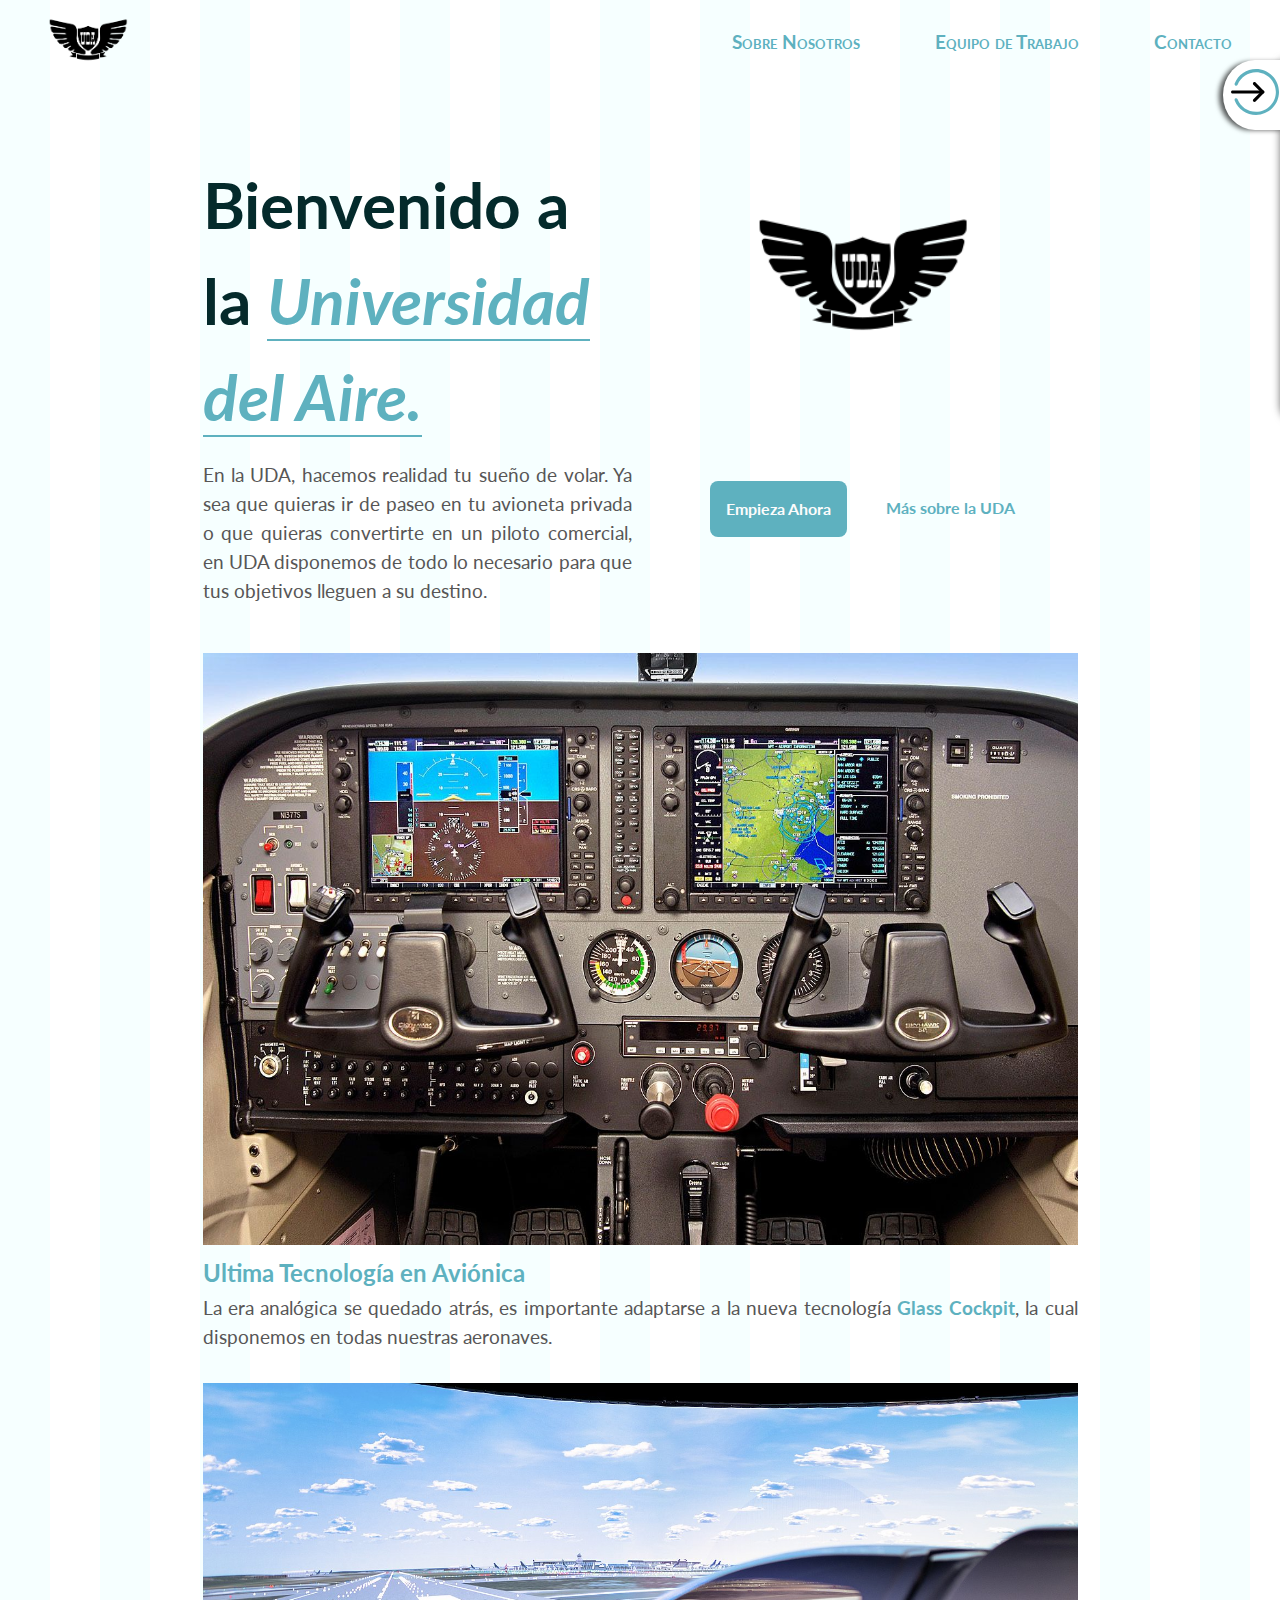
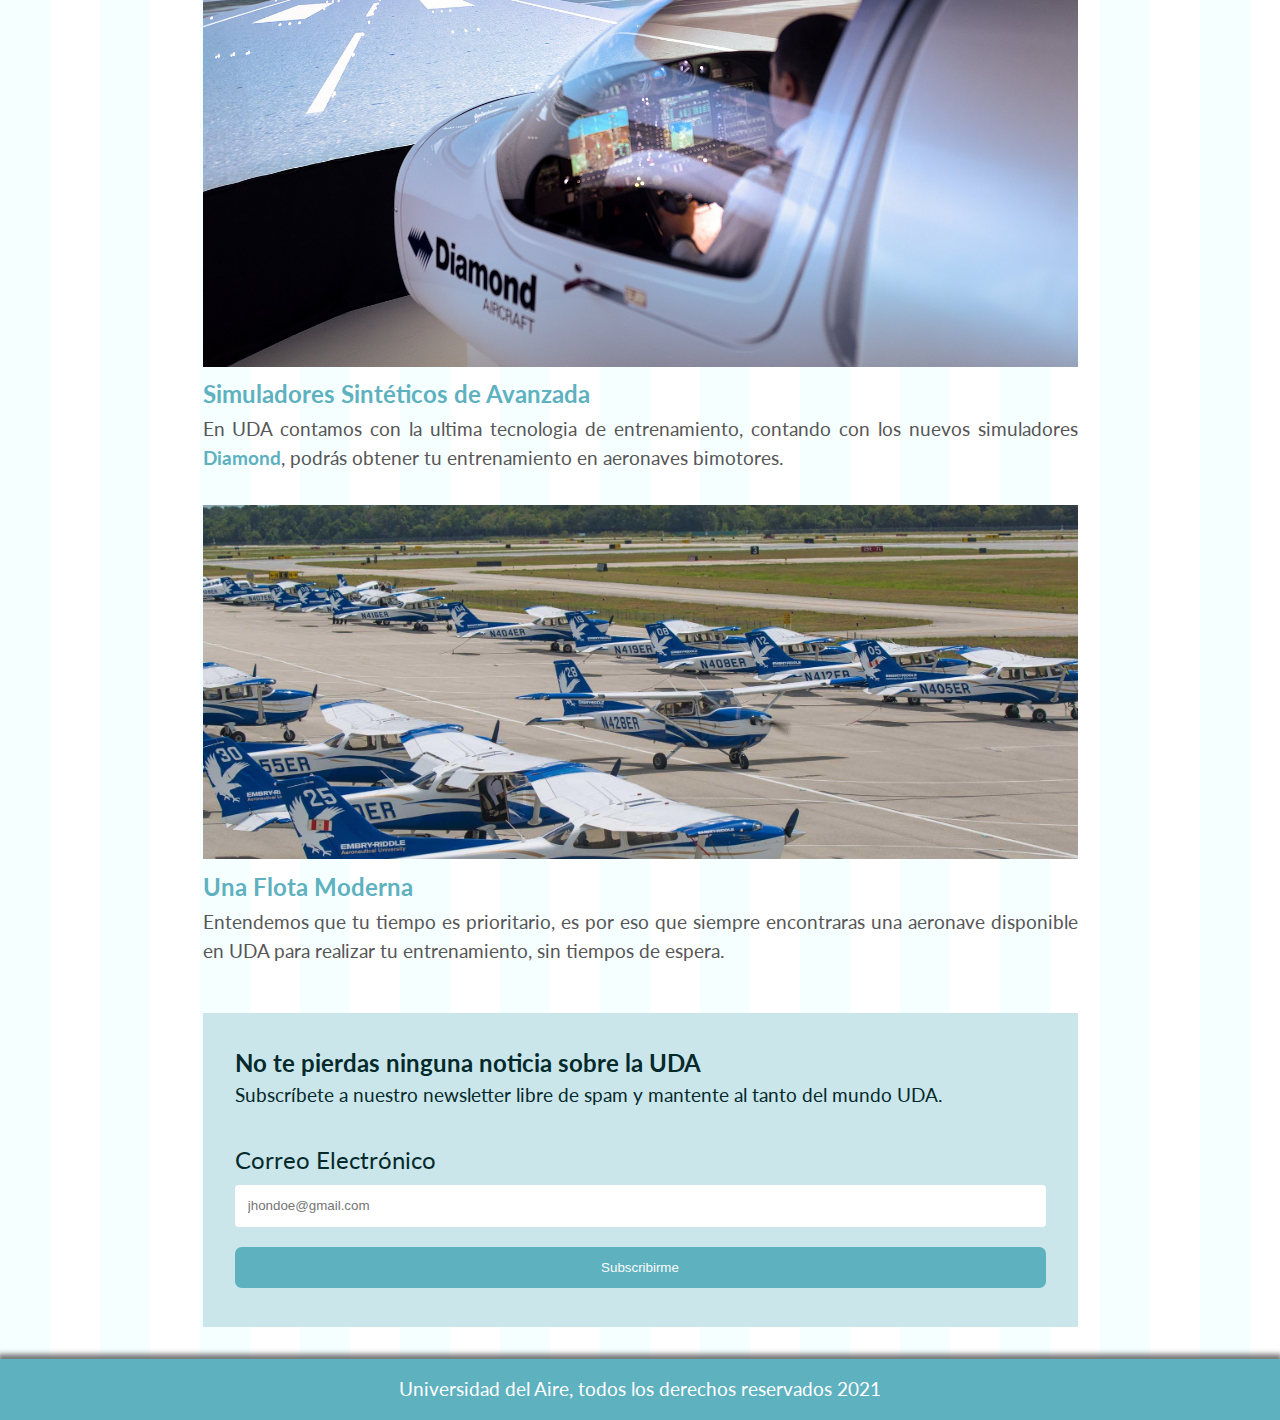
<file: index.html>
<!DOCTYPE html>
<html lang="es">
  <head>
    <meta charset="UTF-8"/>
    <meta name="viewport" content="width=device-width, initial-scale=1.0"/>
    <meta name="author" content="Arturo Abreu"/>
    <meta name="description" content="La universidad del aire es la institucion mas prestigosa en el ambito aeronautico educacional"/>
    <link rel="preconnect" href="https://fonts.gstatic.com"/>
    <link href="https://fonts.googleapis.com/css2?family=Lato&amp;family=Playfair+Display:ital,wght@0,400;0,500;0,700;1,600;1,700&amp;display=swap" rel="stylesheet"/>
    <link rel="icon" type="image/png" sizes="32x32" href="./assets/favicon.png"/>
    <link rel="stylesheet" href="./styles.css" type="text/css"/>
    <title>Universidad del Aire | Bienvenido</title>
  </head>
  <body>
    <header> 
      <div class="logo">
        <figure><a href="/"><img src="./assets/logo.png" alt="uda logo" title="Universidad del Aire"/></a></figure>
      </div>
      <nav>
        <ul> 
          <li><a href="./about.html">Sobre Nosotros</a></li>
          <li><a href="./team.html">Equipo de Trabajo</a></li>
          <li><a href="./contact.html">Contacto</a></li>
        </ul>
      </nav>
    </header>
    <main>
      <section class="hero">
        <div>
          <h1>Bienvenido a la <span>Universidad del Aire.</span> </h1>
          <p>En la UDA, hacemos realidad tu sueño de volar. Ya sea que quieras ir de paseo en tu avioneta privada o que quieras convertirte en un piloto comercial, en UDA disponemos de todo lo necesario para que tus objetivos lleguen a su destino. </p>
        </div>
        <div>
          <figure>     <img src="./assets/logo.png" alt="logo" title="logo"/></figure>
          <div> <a class="button" href="./contact.html">Empieza Ahora</a><a href="./about.html">Más sobre la UDA</a></div>
        </div>
      </section>
      <section class="gallery">
        <article>
          <figure><img src="./assets/glass-cockpit.jpg" alt="cabina de aeronave" title="Garmin 1000"/></figure>
          <h2>Ultima Tecnología en Aviónica</h2>
          <p>La era analógica se quedado atrás, es importante adaptarse a la nueva tecnología <a href="https://en.wikipedia.org/wiki/Glass_cockpit" target="_blank" lang="en">Glass Cockpit</a>, la cual disponemos en todas nuestras aeronaves.</p>
        </article>
        <article>
          <figure><img src="./assets/diamond-simulator.jpg" alt="simulador diamond" title="Diamond Simulador"/></figure>
          <h2>Simuladores Sintéticos de Avanzada</h2>
          <p>En UDA contamos con la ultima tecnologia de entrenamiento, contando con los nuevos simuladores <a href="https://www.diamondaircraft.com/en/flight-school-solution/simulation/fstd/overview/" target="_blank" lang="en">Diamond</a>, podrás obtener tu entrenamiento en aeronaves bimotores.</p>
        </article>
        <article>
          <figure><img src="./assets/fleet.jpg" alt="flota" title="Gran Flota"/></figure>
          <h2>Una Flota Moderna</h2>
          <p>Entendemos que tu tiempo es prioritario, es por eso que siempre encontraras una aeronave disponible en UDA para realizar tu entrenamiento, sin tiempos de espera.</p>
        </article>
      </section>
      <section class="newsletter">
        <h2>No te pierdas ninguna noticia sobre la UDA</h2>
        <p>Subscríbete a nuestro newsletter libre de spam y mantente al tanto del mundo UDA.</p>
        <form action="">
          <label for="">Correo Electrónico</label>
          <input type="email" placeholder="jhondoe@gmail.com" required="required"/>
          <input class="button" type="submit" value="Subscribirme"/>
        </form>
      </section>
      <aside>
        <figure><img src="./assets/enter.svg" title="¿Necesitas Ayuda?"/></figure>
        <div>
          <h2>Inicia Sesión o Regístrate</h2>
          <form>
            <label for="name">Nombre</label>
            <input type="text" id="name" required="required"/>
            <label for="password">Contraseña</label>
            <input type="email" id="email" required="required"/>
            <input type="submit" value="Accede"/>
            <input type="submit" value="Registrate"/>
          </form>
        </div>
      </aside>
    </main>
    <footer> 
      <p>Universidad del Aire, todos los derechos reservados 2021</p>
    </footer>
  </body>
</html>
</file>
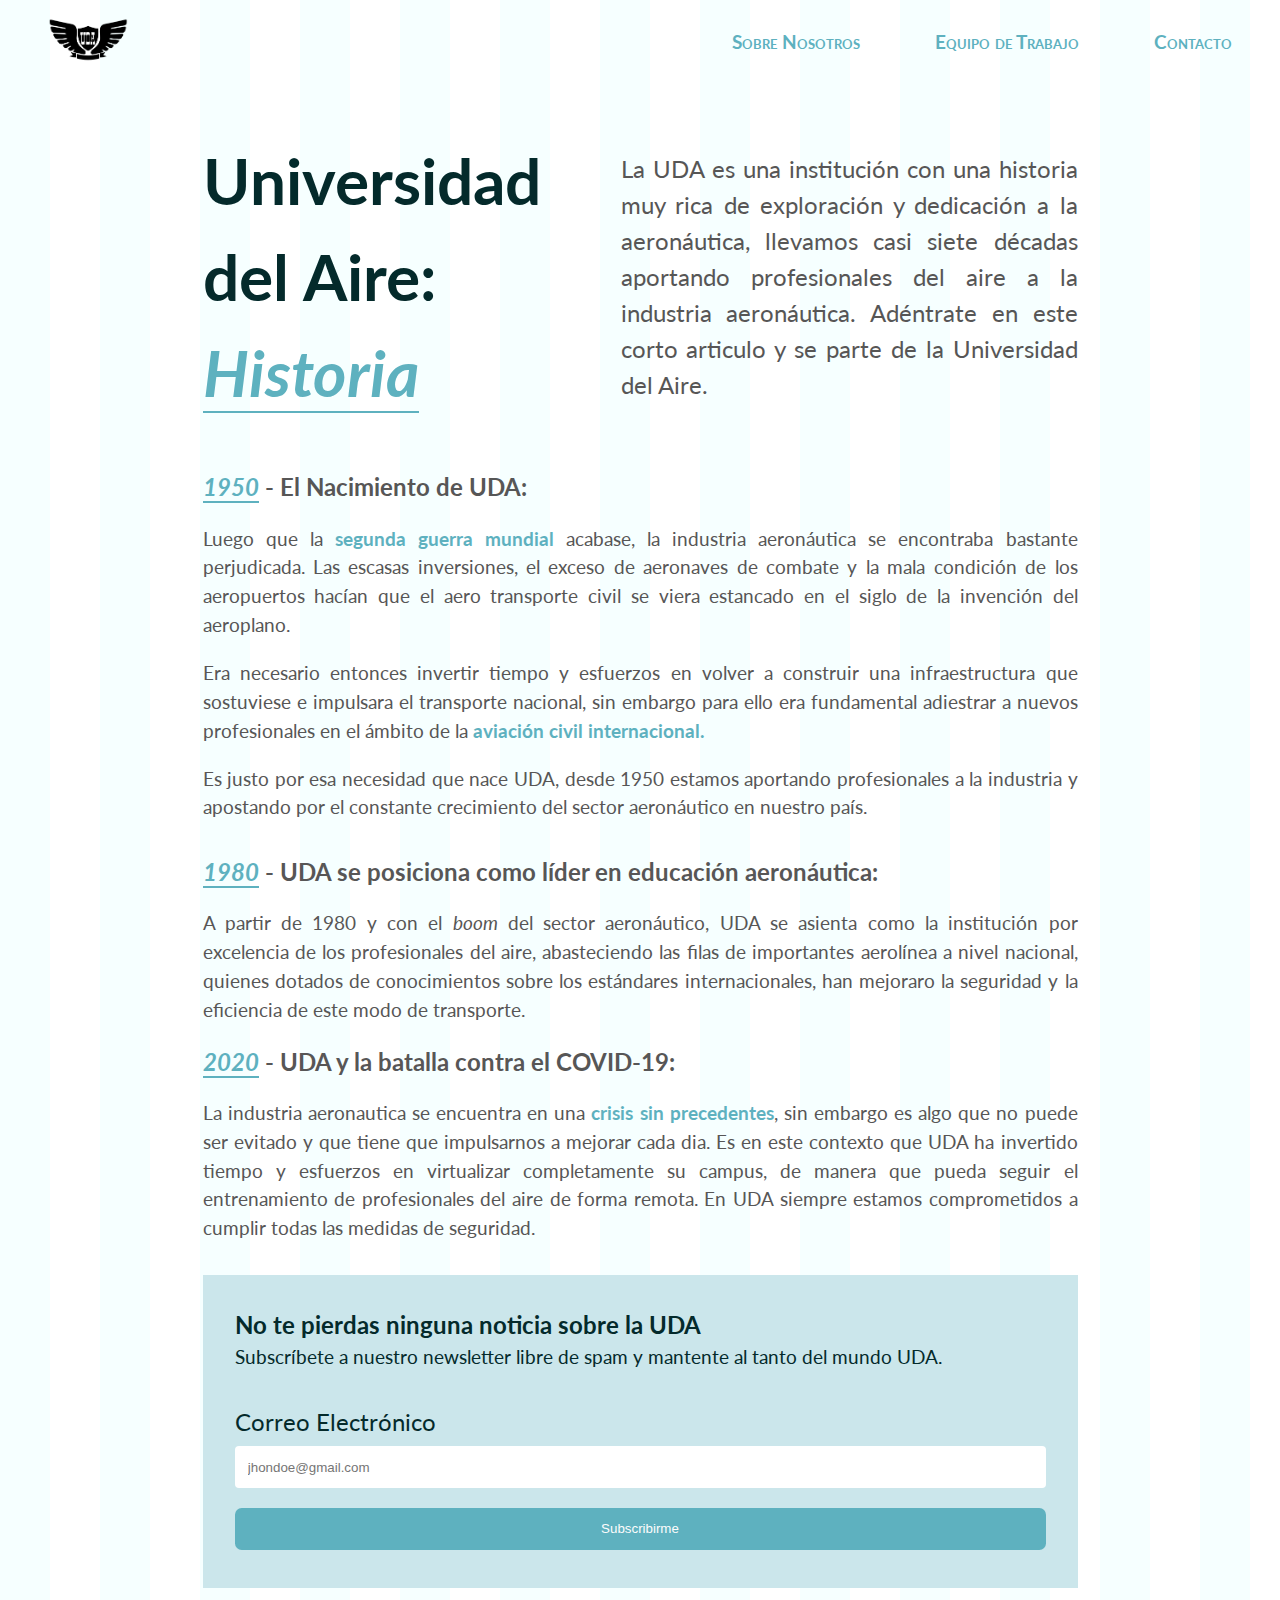
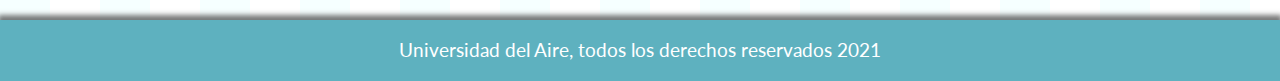
<file: about.html>
<!DOCTYPE html>
<html lang="es">
  <head>
    <meta charset="UTF-8"/>
    <meta name="viewport" content="width=device-width, initial-scale=1.0"/>
    <meta name="author" content="Arturo Abreu"/>
    <meta name="description" content="Fundada en 1987, la UDA ha seguido un paso innovador y destacado entre otras escuelas aeronauticas"/>
    <link rel="preconnect" href="https://fonts.gstatic.com"/>
    <link href="https://fonts.googleapis.com/css2?family=Lato&amp;family=Playfair+Display:ital,wght@0,400;0,500;0,700;1,600;1,700&amp;display=swap" rel="stylesheet"/>
    <link rel="icon" type="image/png" sizes="32x32" href="./assets/favicon.png"/>
    <link rel="stylesheet" href="./styles.css" type="text/css"/>
    <title>Universidad del Aire | Sobre Nosotros</title>
  </head>
  <body>
    <header> 
      <div class="logo">
        <figure><a href="/"><img src="./assets/logo.png" alt="uda logo" title="Universidad del Aire"/></a></figure>
      </div>
      <nav>
        <ul> 
          <li><a href="./about.html">Sobre Nosotros</a></li>
          <li><a href="./team.html">Equipo de Trabajo</a></li>
          <li><a href="./contact.html">Contacto</a></li>
        </ul>
      </nav>
    </header>
    <main> 
      <section class="hero about">
        <h1>Universidad del Aire: <span>Historia</span></h1>
        <p>La UDA es una institución con una historia muy rica de exploración y dedicación a la aeronáutica, llevamos casi siete décadas aportando profesionales del aire a la industria aeronáutica. Adéntrate en este corto articulo y se parte de la Universidad del Aire.</p>
      </section>
      <section class="blog">
        <article>
          <h2><span>1950</span> -  El Nacimiento de UDA:</h2>
          <p> Luego que la <a href="https://es.wikipedia.org/wiki/Segunda_Guerra_Mundial" target="_blank">segunda guerra mundial</a> acabase, la industria aeronáutica se encontraba bastante perjudicada. Las escasas inversiones, el exceso de aeronaves de combate y la mala condición de los aeropuertos hacían que el aero transporte civil se viera estancado en el siglo de la invención del aeroplano. </p>
          <p>Era necesario entonces invertir tiempo y esfuerzos en volver a construir una infraestructura que sostuviese e impulsara el transporte nacional, sin embargo para ello era fundamental adiestrar a nuevos profesionales en el ámbito de la <a href="https://es.wikipedia.org/wiki/Organizaci%C3%B3n_de_Aviaci%C3%B3n_Civil_Internacional" target="_blank">aviación civil internacional.</a> </p>
          <p>Es justo por esa necesidad que nace UDA, desde 1950 estamos aportando profesionales a la industria y apostando por el constante crecimiento del sector aeronáutico en nuestro país.</p>
        </article>
        <article>
          <h2><span>1980</span> -  UDA se posiciona como líder en educación aeronáutica: </h2>
          <p>A partir de 1980 y con el <i>boom</i> del sector aeronáutico, UDA se asienta como la institución por excelencia de los profesionales del aire, abasteciendo las filas de importantes aerolínea a nivel nacional, quienes dotados de conocimientos sobre los estándares internacionales, han mejoraro la seguridad y la eficiencia de este modo de transporte.</p>
          <h2><span>2020</span> -  UDA y la batalla contra el COVID-19:</h2>
          <p>La industria aeronautica se encuentra en una <a href="crisis que no tiene precedentes" target="_blank">crisis sin precedentes</a>, sin embargo es algo que no puede ser evitado y que tiene que impulsarnos a mejorar cada dia. Es en este contexto que UDA ha invertido tiempo y esfuerzos en virtualizar completamente su campus, de manera que pueda seguir el entrenamiento de profesionales del aire de forma remota. En UDA siempre estamos comprometidos a cumplir todas las medidas de seguridad.</p>
        </article>
      </section>
      <section class="newsletter">
        <h2>No te pierdas ninguna noticia sobre la UDA</h2>
        <p>Subscríbete a nuestro newsletter libre de spam y mantente al tanto del mundo UDA.</p>
        <form action="">
          <label for="">Correo Electrónico</label>
          <input type="email" placeholder="jhondoe@gmail.com" required="required"/>
          <input class="button" type="submit" value="Subscribirme"/>
        </form>
      </section>
    </main>
    <footer> 
      <p>Universidad del Aire, todos los derechos reservados 2021</p>
    </footer>
  </body>
</html>
</file>
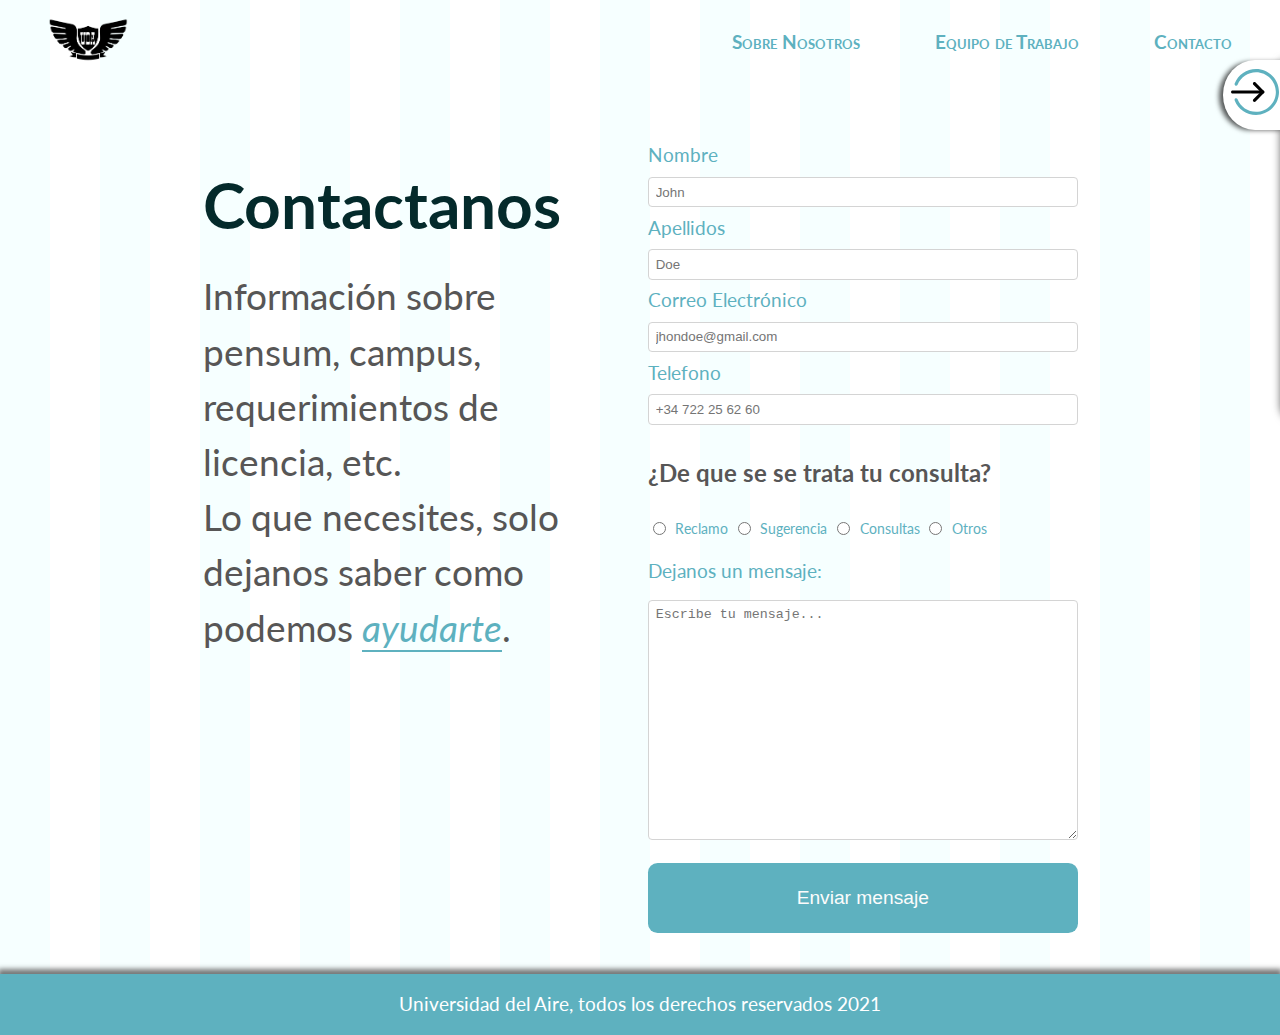
<file: contact.html>
<!DOCTYPE html>
<html lang="es">
  <head>
    <meta charset="UTF-8"/>
    <meta name="viewport" content="width=device-width, initial-scale=1.0"/>
    <meta name="author" content="Arturo Abreu"/>
    <meta name="description" content="Estamos para servirte, contactanos y solicitanos la informacion que necesites."/>
    <link rel="preconnect" href="https://fonts.gstatic.com"/>
    <link href="https://fonts.googleapis.com/css2?family=Lato&amp;family=Playfair+Display:ital,wght@0,400;0,500;0,700;1,600;1,700&amp;display=swap" rel="stylesheet"/>
    <link rel="icon" type="image/png" sizes="32x32" href="./assets/favicon.png"/>
    <link rel="stylesheet" href="./styles.css" type="text/css"/>
    <title>Universidad del Aire | Contacto</title>
  </head>
  <body>
    <header> 
      <div class="logo">
        <figure><a href="/"><img src="./assets/logo.png" alt="uda logo" title="Universidad del Aire"/></a></figure>
      </div>
      <nav>
        <ul> 
          <li><a href="./about.html">Sobre Nosotros</a></li>
          <li><a href="./team.html">Equipo de Trabajo</a></li>
          <li><a href="./contact.html">Contacto</a></li>
        </ul>
      </nav>
    </header>
    <main> 
      <section class="hero">
        <div>
          <h1>Contactanos</h1>
          <p class="big-parragraph">Información sobre pensum, campus, requerimientos de licencia, etc. <br /> Lo que necesites, solo dejanos saber como podemos <span>ayudarte</span>.</p>
        </div>
        <div> 
          <form> 
            <label for="name">Nombre</label>
            <input type="text" id="name" placeholder="John" pattern="[a-zA-Z]*(s[a-zA-Z]*)*" title="Por favor, introduce los datos en el formato correcto" maxlenght="15" required="required"/>
            <label for="surname">Apellidos</label>
            <input type="text" name="surname" id="surname" placeholder="Doe" pattern="[a-zA-Z]*(s[a-zA-Z]*)*" title="Por favor, introduce los datos en el formato correcto" maxlenght="15" required="required"/>
            <label for="">Correo Electrónico</label>
            <input type="email" placeholder="jhondoe@gmail.com" maxlength="15" required="required"/>
            <label for="telephone">Telefono</label>
            <input type="text" id="telephone" placeholder="+34 722 25 62 60" pattern="^[+]d{2}sd{3}(sd{2}){3}" title="Por favor, introduce los datos en el formato correcto" maxlength="15"/>
            <h2>¿De que se se trata tu consulta?</h2>
            <div class="radio-container">
              <input type="radio" id="complain" name="via"/>
              <label for="complain">Reclamo</label>
              <input type="radio" id="complain" name="via"/>
              <label for="suggestion">Sugerencia</label>
              <input type="radio" id="complain" name="via"/>
              <label for="inquiry">Consultas</label>
              <input type="radio" id="complain" name="via"/>
              <label for="other">Otros</label>
            </div>
            <label for="message">Dejanos un mensaje: </label>
            <textarea id="message" placeholder="Escribe tu mensaje..." rows="15"></textarea>
            <input class="button" type="submit" value="Enviar mensaje"/>
          </form>
        </div>
      </section>
      <aside>
        <figure><img src="./assets/enter.svg" title="¿Necesitas Ayuda?"/></figure>
        <div>
          <h2>Inicia Sesión o Regístrate</h2>
          <form>
            <label for="name">Nombre</label>
            <input type="text" id="name" required="required"/>
            <label for="password">Contraseña</label>
            <input type="email" id="email" required="required"/>
            <input type="submit" value="Accede"/>
            <input type="submit" value="Registrate"/>
          </form>
        </div>
      </aside>
    </main>
    <footer> 
      <p>Universidad del Aire, todos los derechos reservados 2021</p>
    </footer>
  </body>
</html>
</file>
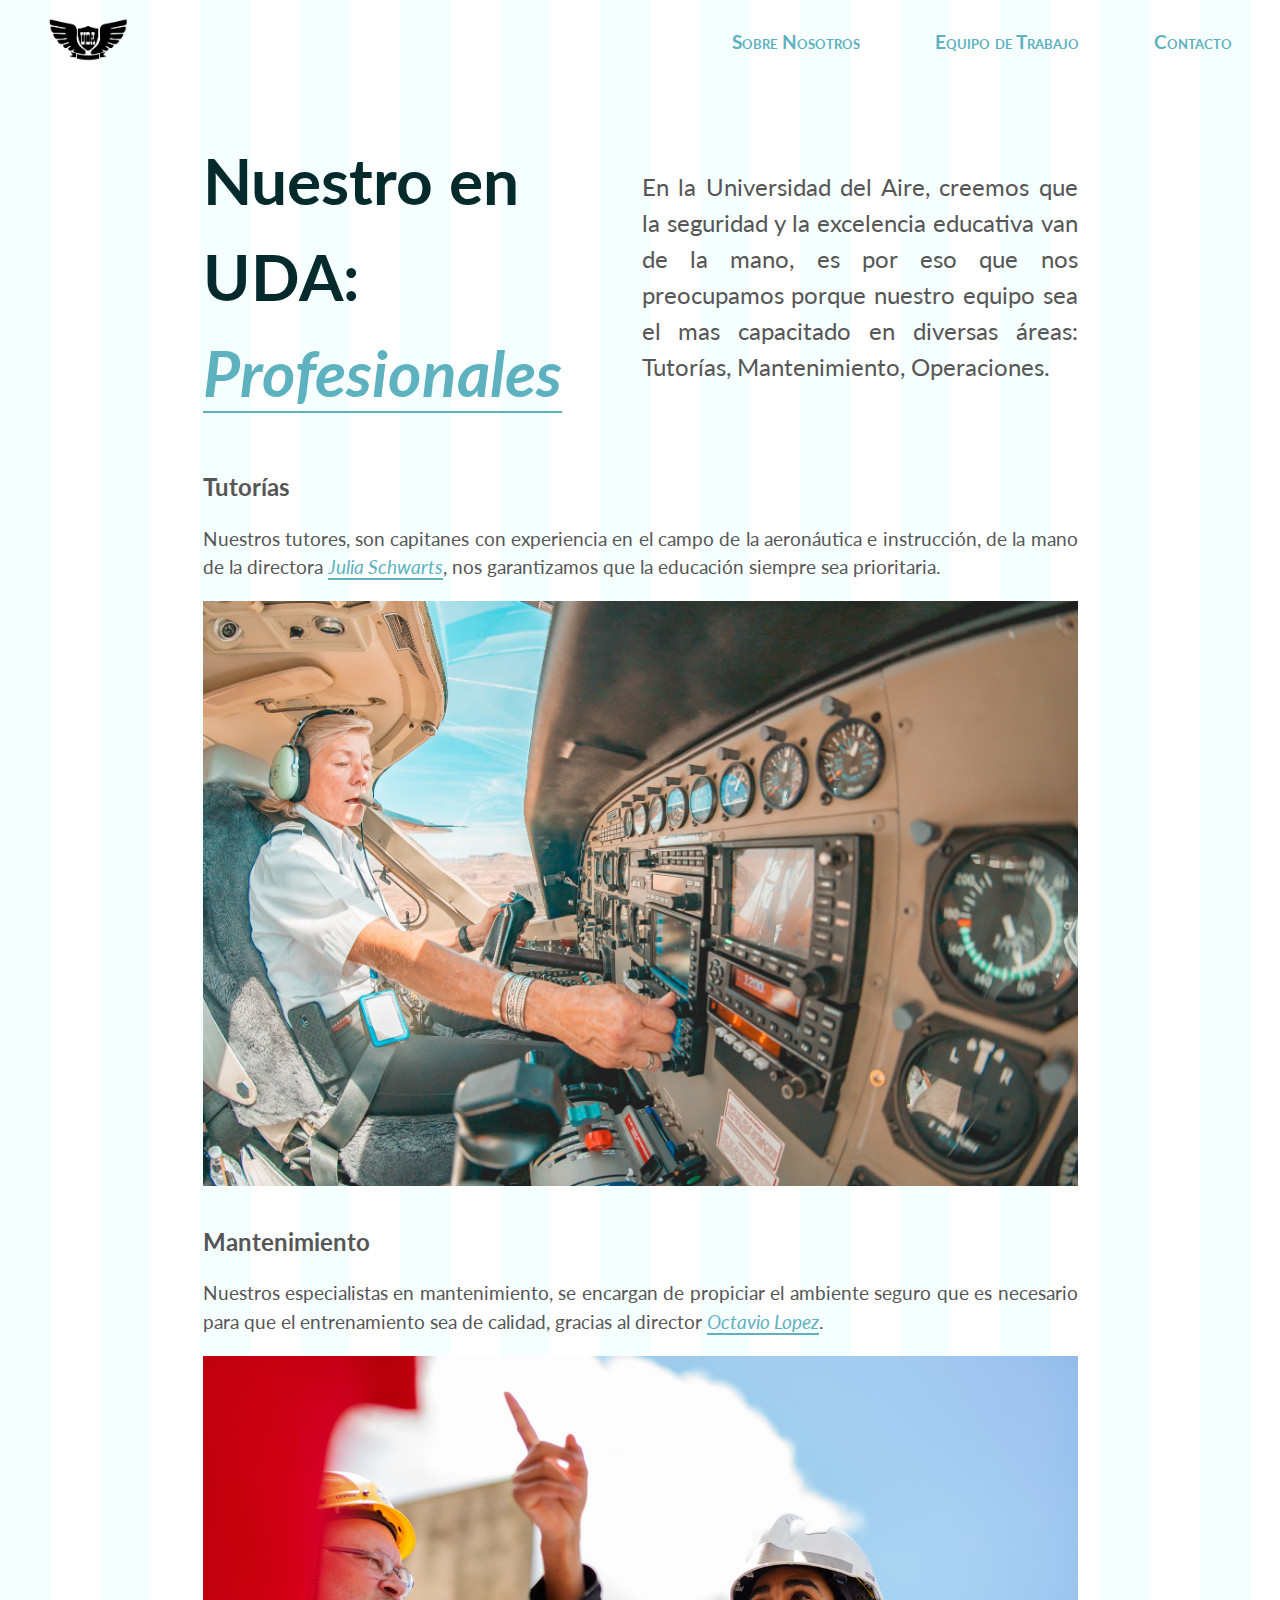
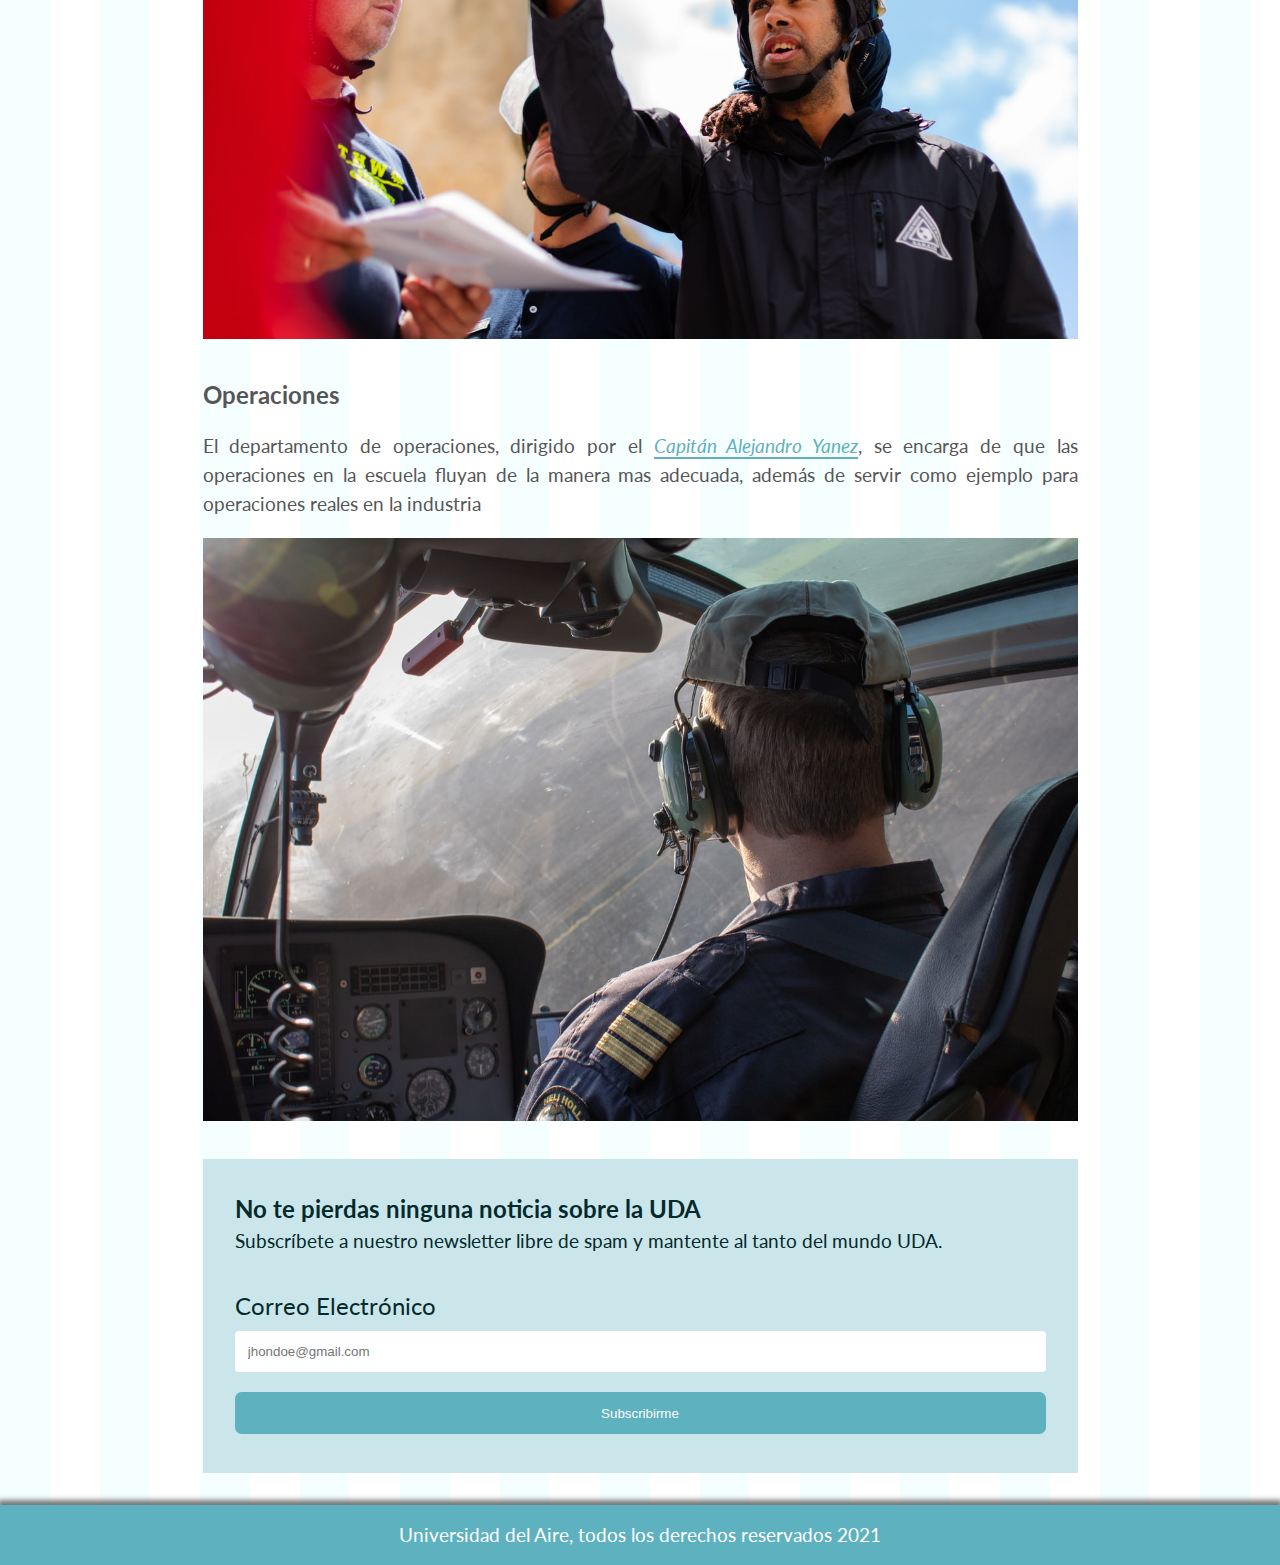
<file: team.html>
<!DOCTYPE html>
<html lang="es">
  <head>
    <meta charset="UTF-8"/>
    <meta name="viewport" content="width=device-width, initial-scale=1.0"/>
    <meta name="author" content="Arturo Abreu"/>
    <meta name="description" content="La Universidad del Aire cuenta con un equipo lleno de profesionales educadores."/>
    <link rel="preconnect" href="https://fonts.gstatic.com"/>
    <link href="https://fonts.googleapis.com/css2?family=Lato&amp;family=Playfair+Display:ital,wght@0,400;0,500;0,700;1,600;1,700&amp;display=swap" rel="stylesheet"/>
    <link rel="icon" type="image/png" sizes="32x32" href="./assets/favicon.png"/>
    <link rel="stylesheet" href="./styles.css" type="text/css"/>
    <title>Universidad del Aire | Equipo</title>
  </head>
  <body>
    <header> 
      <div class="logo">
        <figure><a href="/"><img src="./assets/logo.png" alt="uda logo" title="Universidad del Aire"/></a></figure>
      </div>
      <nav>
        <ul> 
          <li><a href="./about.html">Sobre Nosotros</a></li>
          <li><a href="./team.html">Equipo de Trabajo</a></li>
          <li><a href="./contact.html">Contacto</a></li>
        </ul>
      </nav>
    </header>
    <main>
      <section class="hero about">
        <h1>Nuestro en UDA: <span>Profesionales</span></h1>
        <p>En la Universidad del Aire, creemos que la seguridad y la excelencia educativa van de la mano, es por eso que nos preocupamos porque nuestro equipo sea el mas capacitado en diversas áreas: Tutorías, Mantenimiento, Operaciones. </p>
      </section>
      <section class="teams blog">
        <article>
          <h2>Tutorías</h2>
          <p>Nuestros tutores, son capitanes con experiencia en el campo de la aeronáutica e instrucción, de la mano de la directora <span>Julia Schwarts</span>, nos garantizamos que la educación siempre sea prioritaria.</p>
          <figure> <img src="./assets/pilot.jpg" alt="piloto" title="Capitana Julia Schwarts"/></figure>
        </article>
        <article> 
          <h2>Mantenimiento</h2>
          <p>Nuestros especialistas en mantenimiento, se encargan de propiciar el ambiente seguro que es necesario para que el entrenamiento sea de calidad, gracias al director <span>Octavio Lopez</span>.</p>
          <figure><img src="./assets/engineer.jpeg" alt="ingeniero" title="Director Octavio Lopez"/></figure>
        </article>
        <article>
          <h2>Operaciones </h2>
          <p>El departamento de operaciones, dirigido por el <span>Capitán Alejandro Yanez</span>, se encarga de que las operaciones en la escuela fluyan de la manera mas adecuada, además de servir como ejemplo para operaciones reales en la industria</p>
          <figure> <img src="./assets/captain.jpeg" alt="capitan" title="Captain Alejandro Yanez"/></figure>
        </article>
      </section>
      <section class="newsletter">
        <h2>No te pierdas ninguna noticia sobre la UDA</h2>
        <p>Subscríbete a nuestro newsletter libre de spam y mantente al tanto del mundo UDA.</p>
        <form action="">
          <label for="">Correo Electrónico</label>
          <input type="email" placeholder="jhondoe@gmail.com" required="required"/>
          <input class="button" type="submit" value="Subscribirme"/>
        </form>
      </section>
    </main>
    <footer> 
      <p>Universidad del Aire, todos los derechos reservados 2021</p>
    </footer>
  </body>
</html>
</file>
<file: styles.css>
/* RESET */
html {
  font-size: 16px; }

*,
::before,
::after {
  box-sizing: border-box;
  margin: 0;
  padding: 0; }

a {
  text-decoration: none;
  color: #5eb1bf;
  border-bottom: 2px solid transparent;
  transition: all 0.1s ease-in;
  font-weight: bold; }
  a:not([class="button"]):hover {
    border-bottom: 2px solid #5eb1bf; }

.button {
  padding: 1em;
  color: #fcfcfc;
  background: #5eb1bf;
  border-bottom: transparent;
  width: max-content;
  border-radius: 0.5em;
  cursor: pointer;
  transition: all 0.1s ease-in; }
  .button:hover {
    transform: translateY(-5px);
    box-shadow: 1px 1px 10px 5px #8a8a8a; }

ul {
  list-style-type: none; }

img {
  width: 100%; }

p {
  text-align: justify; }

input,
textarea {
  padding: 1em;
  margin: 0.5em 0;
  border-radius: 0.3em;
  border: none; }
  input:focus,
  textarea:focus {
    outline: transparent;
    box-shadow: 0px 0px 5px 2px #5eb1bf; }

span {
  color: #5eb1bf;
  border-bottom: 2px solid #5eb1bf;
  font-style: italic; }

body {
  font-family: "Lato", sans-serif;
  background-color: #ffffff;
  background-image: url("data:image/svg+xml,%3Csvg xmlns='http://www.w3.org/2000/svg' width='100' height='100' viewBox='0 0 100 100'%3E%3Cg stroke='%23CCC' stroke-width='0' %3E%3Crect fill='%23F6FFFF' x='-60' y='-60' width='110' height='240'/%3E%3C/g%3E%3C/svg%3E");
  color: #575656;
  font-size: 1rem;
  line-height: 1.5; }

header {
  display: flex;
  align-items: center;
  justify-content: space-between;
  padding: 0.5em; }
  header .logo {
    flex: 1 1 min-content;
    margin-right: 0.2em; }
    header .logo figure {
      width: 5rem; }
  header nav {
    font-variant: small-caps;
    flex: 1 1 30%; }
    header nav ul {
      display: flex;
      justify-content: space-between; }
      header nav ul a {
        font-size: 0.8rem;
        font-weight: bold; }
  header form {
    position: fixed;
    left: 100%; }

main section {
  margin: 2rem 1rem;
  max-width: 875px; }

.hero h1 {
  margin: 1rem 0;
  font-size: 3.2rem;
  color: #042a2b; }
.hero > div {
  align-items: center;
  margin-top: 1.5rem;
  justify-content: space-around; }
.hero div:last-of-type {
  display: flex;
  width: 100%;
  align-items: center;
  justify-content: space-around; }
  .hero div:last-of-type figure {
    display: none; }
.hero form {
  display: flex;
  flex-direction: column;
  width: 100%;
  max-width: 100%; }
  .hero form label {
    font-size: 1.2em;
    color: #5eb1bf; }
  .hero form input:not([type="radio"]):not([type="submit"]),
  .hero form textarea {
    padding: 0.5em;
    border: 1px solid #d4d4d4; }
  .hero form .radio-container {
    margin-bottom: 1em; }
    .hero form .radio-container label {
      font-size: 0.9em; }
  .hero form .button {
    width: 100%;
    padding: 1.5rem;
    font-size: 1.2em; }
  .hero form h2 {
    margin: 1em 0; }
  .hero form textarea {
    margin: 1em 0; }

.gallery {
  display: flex;
  flex-direction: column; }
  .gallery article {
    display: flex;
    flex-direction: column;
    margin: 1em 0; }
    .gallery article figure {
      width: 100%; }
    .gallery article h2 {
      color: #5eb1bf;
      margin-top: 0.2rem; }
    .gallery article p {
      margin-top: 0.2rem; }

.newsletter {
  background-color: #cbe6eb;
  padding: 2em;
  color: #042a2b; }
  .newsletter form {
    display: flex;
    margin-top: 2em;
    flex-direction: column; }
    .newsletter form label {
      font-size: 1.5rem; }
    .newsletter form .button {
      width: 100%;
      border: 0;
      margin-top: 1em; }

aside {
  width: 400px;
  min-width: 250px;
  position: fixed;
  top: 60px;
  right: -405px;
  z-index: 4;
  padding: 2em;
  background-color: #fff;
  transition: transform 300ms ease-in;
  border-bottom-left-radius: 1em;
  box-shadow: -4px 1px 9px rgba(0, 0, 0, 0.664); }
  aside:hover {
    transform: translateX(-100%); }
  aside:hover figure img {
    transform: rotate(-2turn); }
  aside div h2 {
    margin: 0; }
  aside figure {
    width: 4em;
    position: absolute;
    left: -62px;
    top: 0;
    background-color: #fff;
    padding: 0.5em;
    border-top-left-radius: 100%;
    border-bottom-left-radius: 100%;
    box-shadow: -5px 1px 5px -1px rgba(0, 0, 0, 0.664); }
    aside figure img {
      transition: transform 300ms ease-in; }
  aside form {
    display: flex;
    flex-direction: column; }
    aside form label {
      margin-top: 0.5em; }
    aside form input:not([type="submit"]) {
      margin: 0.5em 0;
      border-radius: 0.3em;
      padding: 0.4em; }
    aside form input {
      border: 1px solid #c4c4c4; }
    aside form [type="submit"] {
      width: 20%;
      min-width: 140px;
      align-self: center;
      background-color: #5eb1bf;
      color: #fff;
      padding: 1em 0;
      margin-top: 0.5em;
      font-weight: bold;
      box-shadow: 1px 1px 5px rgba(0, 0, 0, 0.247);
      border-radius: 0.5em; }

.blog article {
  margin: 2em 0; }
  .blog article p {
    margin: 1em 0; }

footer {
  padding: 1em;
  background-color: #5eb1bf;
  box-shadow: 0px -3px 5px 2px #414141b4; }
  footer p {
    color: #fff;
    text-align: center; }

@media screen and (min-width: 865px) {
  body p {
    font-size: 1.2rem; }

  header {
    padding: 1em 3em; }

  header nav ul a {
    font-size: 1.2rem; }

  nav {
    max-width: 500px; }

  main section {
    margin: 2rem auto; }

  .hero {
    display: flex;
    gap: 1em; }
    .hero h1 {
      font-size: 4em; }
    .hero > div {
      display: flex;
      flex: 1 1 50%;
      flex-direction: column;
      justify-content: flex-start;
      align-items: flex-start; }
    .hero div:last-of-type {
      align-content: center; }
      .hero div:last-of-type figure {
        width: 50%; }
      .hero div:last-of-type figure {
        display: initial; }
      .hero div:last-of-type div {
        display: flex;
        align-items: center;
        justify-content: space-around;
        width: 80%; }
    .hero .big-parragraph {
      font-size: 2.3em;
      text-align: left; }

  .about {
    align-items: center;
    gap: 5em; }
    .about p {
      font-size: 1.5rem; } }

/*# sourceMappingURL=styles.css.map */
</file>
